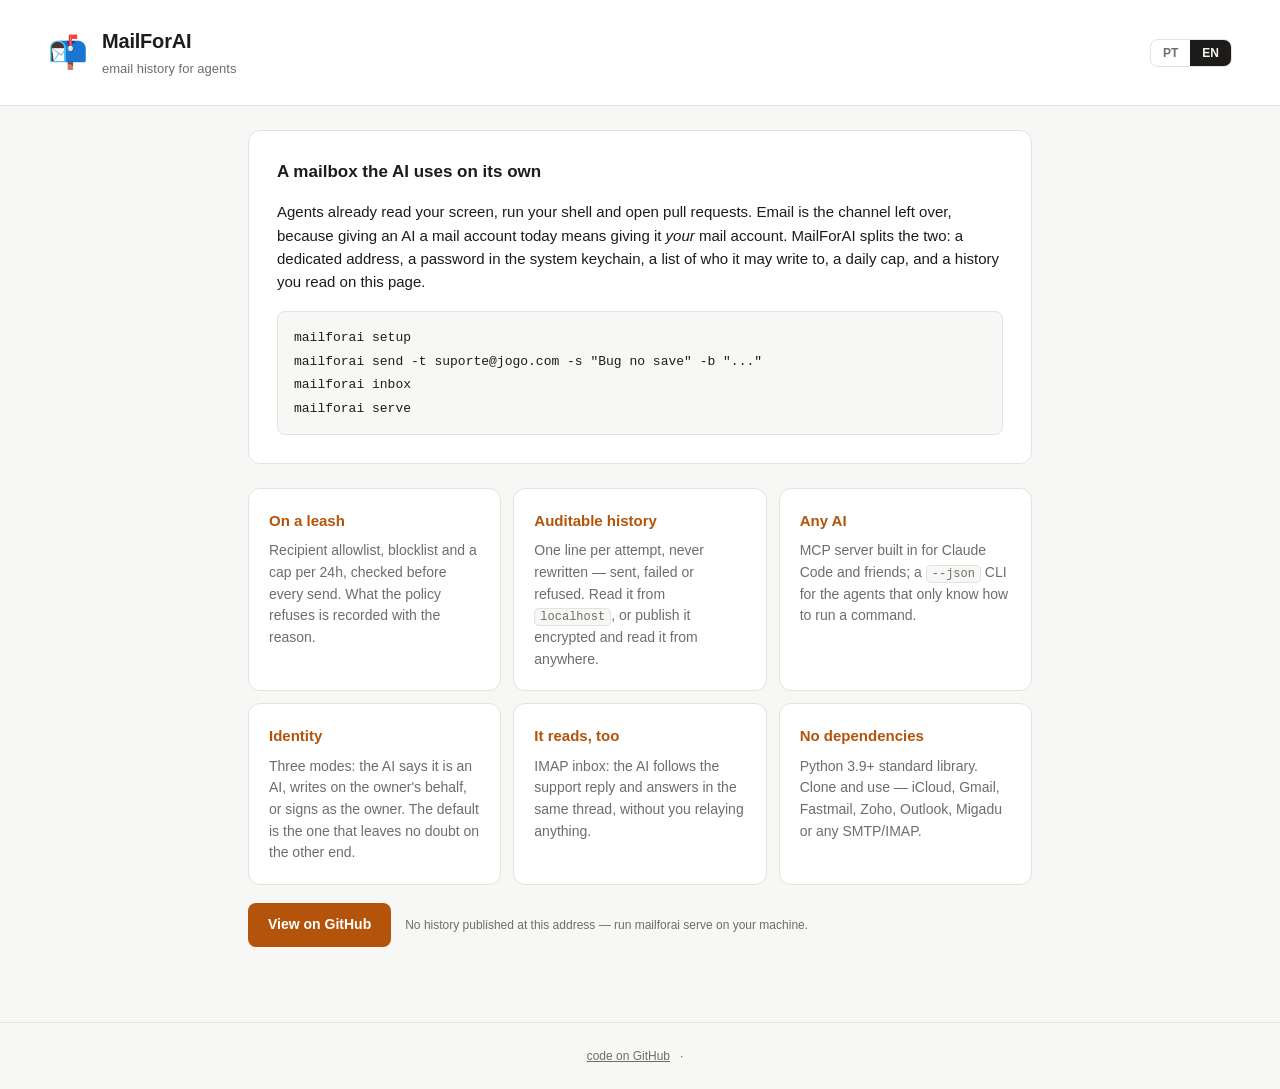
<file: docs/index.html>
<!doctype html>
<html lang="pt-BR">
<head>
<meta charset="utf-8">
<meta name="viewport" content="width=device-width, initial-scale=1">
<title>MailForAI — histórico</title>
<meta name="description" content="Tudo que a IA enviou desta caixa de e-mail.">
<link rel="stylesheet" href="style.css">
<link rel="icon" href="data:image/svg+xml,<svg xmlns='http://www.w3.org/2000/svg' viewBox='0 0 32 32'><text y='26' font-size='26'>📬</text></svg>">
</head>
<body>
<header class="topo">
  <div class="marca">
    <span class="glifo">📬</span>
    <div>
      <h1>MailForAI</h1>
      <p class="sub" id="sub">carregando…</p>
    </div>
  </div>
  <div class="idiomas" id="idiomas">
    <button class="chip-lang" data-lang="pt">PT</button><button class="chip-lang" data-lang="en">EN</button>
  </div>
  <div class="resumo" id="resumo" hidden>
    <div class="cartao"><strong id="n-sent">0</strong><span data-i18n="sent">enviadas</span></div>
    <div class="cartao"><strong id="n-blocked">0</strong><span data-i18n="refused">recusadas</span></div>
    <div class="cartao"><strong id="n-failed">0</strong><span data-i18n="failed">falharam</span></div>
  </div>
</header>

<main>
  <section id="tela-senha" class="painel" hidden>
    <h2 data-i18n="encTitle">Este histórico está cifrado</h2>
    <p data-i18n="encBody">O arquivo é público, o conteúdo não. Digite a senha usada em
      <code>mailforai publish</code> — a decifragem acontece aqui no navegador.</p>
    <form id="form-senha">
      <input type="password" id="senha" placeholder="senha do histórico" data-i18n-ph="passPlaceholder" autocomplete="current-password" required>
      <button type="submit" data-i18n="open">Abrir</button>
    </form>
    <p class="erro" id="erro-senha" hidden></p>
    <label class="lembrar"><input type="checkbox" id="lembrar"> <span data-i18n="remember">lembrar neste navegador</span></label>
  </section>

  <section id="tela-lista" hidden>
    <div class="filtros">
      <input type="search" id="busca" placeholder="buscar por assunto, destinatário ou texto…" data-i18n-ph="searchPlaceholder">
      <div class="chips" id="chips">
        <button class="chip ativo" data-status="todos" data-i18n="all">todos</button>
        <button class="chip" data-status="sent" data-i18n="sent">enviadas</button>
        <button class="chip" data-status="blocked" data-i18n="refused">recusadas</button>
        <button class="chip" data-status="failed" data-i18n="failed">falhas</button>
      </div>
    </div>
    <ul class="lista" id="lista"></ul>
    <p class="vazio" id="vazio" hidden data-i18n="empty">Nada por aqui ainda.</p>
  </section>

  <!-- Sem histórico publicado, esta página é a apresentação do projeto: é o que
       um visitante que caiu aqui pelo GitHub precisa ler. -->
  <section id="tela-sobre" hidden>
    <div class="painel">
      <h2 data-i18n="aboutTitle">Uma caixa de e-mail que a IA usa sozinha</h2>
      <p data-i18n="aboutBody">Agentes já leem sua tela, rodam seu terminal e abrem pull request. E-mail
        é o canal que sobrou, porque dar uma conta de e-mail para uma IA hoje é
        dar <em>a sua</em> conta de e-mail. O MailForAI separa as duas coisas:
        endereço dedicado, senha no chaveiro do sistema, lista de quem ela pode
        escrever, teto diário, e um histórico que você lê nesta página.</p>
      <pre class="demo"><code>mailforai setup
mailforai send -t suporte@jogo.com -s "Bug no save" -b "..."
mailforai inbox
mailforai serve</code></pre>
    </div>

    <div class="grade">
      <div class="painel bloco">
        <h3 data-i18n="b1t">Coleira</h3>
        <p data-i18n="b1b">Allowlist de destinatário, blocklist e teto de mensagens por 24h,
          conferidos antes de cada envio. O que a política recusa fica registrado
          com o motivo.</p>
      </div>
      <div class="painel bloco">
        <h3 data-i18n="b2t">Histórico auditável</h3>
        <p data-i18n="b2b">Uma linha por tentativa, nunca reescrita — enviada, falhada ou
          recusada. Você lê de <code>localhost</code>, ou publica cifrada e lê de
          qualquer lugar.</p>
      </div>
      <div class="painel bloco">
        <h3 data-i18n="b3t">Qualquer IA</h3>
        <p data-i18n="b3b">Servidor MCP embutido para o Claude Code e afins; CLI com
          <code>--json</code> para os agentes que só sabem rodar comando.</p>
      </div>
      <div class="painel bloco">
        <h3 data-i18n="b4t">Identidade</h3>
        <p data-i18n="b4b">Três modos: a IA diz que é IA, escreve em nome do dono, ou assina como
          o próprio dono. O padrão é o que não deixa dúvida do outro lado.</p>
      </div>
      <div class="painel bloco">
        <h3 data-i18n="b5t">Ela também lê</h3>
        <p data-i18n="b5b">Caixa de entrada por IMAP: a IA acompanha a resposta do suporte e
          responde na mesma thread, sem você repassar nada.</p>
      </div>
      <div class="painel bloco">
        <h3 data-i18n="b6t">Sem dependência</h3>
        <p data-i18n="b6b">Biblioteca padrão do Python 3.9+. Clonar e usar — iCloud, Gmail,
          Fastmail, Zoho, Outlook, Migadu ou qualquer SMTP/IMAP.</p>
      </div>
    </div>

    <p class="cta">
      <a class="botao" href="https://github.com/NspxMiguel/MailForAI" data-i18n="cta">Ver no GitHub</a>
      <span class="nota" id="nota-erro"></span>
    </p>
  </section>
</main>

<footer>
  <a href="https://github.com/NspxMiguel/MailForAI" data-i18n="codeOnGithub">código no GitHub</a>
  <span>·</span>
  <span id="rodape-data"></span>
</footer>

<script src="i18n.js"></script>
<script src="app.js"></script>
</body>
</html>
</file>
<file: docs/style.css>
:root {
  --fundo: #f7f7f5;
  --superficie: #ffffff;
  --borda: #e3e2dd;
  --texto: #1d1c1a;
  --fraco: #6f6d68;
  --destaque: #b4530a;
  --ok: #2f7a4d;
  --recusa: #9a6b12;
  --falha: #a33232;
  --raio: 12px;
}
@media (prefers-color-scheme: dark) {
  :root {
    --fundo: #16151a;
    --superficie: #1f1e24;
    --borda: #34323b;
    --texto: #eceaf2;
    --fraco: #a09da8;
    --destaque: #e08a3c;
    --ok: #6cc48d;
    --recusa: #d9b25a;
    --falha: #e77b7b;
  }
}
* { box-sizing: border-box; }
/* .resumo e #tela-sobre definem display, o que derrota o [hidden] do navegador */
[hidden] { display: none !important; }
body {
  margin: 0;
  font: 15px/1.55 ui-sans-serif, -apple-system, "Segoe UI", Roboto, sans-serif;
  background: var(--fundo);
  color: var(--texto);
}
.topo {
  display: flex; flex-wrap: wrap; gap: 20px; justify-content: space-between;
  align-items: center; padding: 26px clamp(16px, 5vw, 48px);
  border-bottom: 1px solid var(--borda); background: var(--superficie);
}
.marca { display: flex; gap: 14px; align-items: center; }
.glifo { font-size: 32px; }
h1 { margin: 0; font-size: 20px; letter-spacing: -0.01em; }
.sub { margin: 2px 0 0; color: var(--fraco); font-size: 13px; }
.resumo { display: flex; gap: 10px; }
.cartao {
  display: flex; flex-direction: column; align-items: center; min-width: 84px;
  padding: 8px 14px; border: 1px solid var(--borda); border-radius: var(--raio);
}
.cartao strong { font-size: 20px; font-variant-numeric: tabular-nums; }
.cartao span { font-size: 11px; color: var(--fraco); text-transform: uppercase; letter-spacing: .05em; }
main { max-width: 880px; margin: 0 auto; padding: 24px clamp(16px, 5vw, 48px) 60px; }
.painel {
  background: var(--superficie); border: 1px solid var(--borda);
  border-radius: var(--raio); padding: 28px;
}
.painel h2 { margin-top: 0; font-size: 17px; }
form { display: flex; gap: 8px; flex-wrap: wrap; margin: 16px 0 8px; }
input[type=password], input[type=search] {
  flex: 1 1 240px; padding: 10px 12px; border: 1px solid var(--borda);
  border-radius: 8px; background: var(--fundo); color: var(--texto); font-size: 14px;
}
button {
  padding: 10px 18px; border: 0; border-radius: 8px; cursor: pointer;
  background: var(--destaque); color: #fff; font-size: 14px; font-weight: 600;
}
.lembrar { display: block; margin-top: 10px; font-size: 13px; color: var(--fraco); }
.erro { color: var(--falha); font-size: 13px; }
.filtros { display: flex; flex-wrap: wrap; gap: 12px; margin-bottom: 18px; align-items: center; }
.chips { display: flex; gap: 6px; }
.chip {
  background: transparent; color: var(--fraco); border: 1px solid var(--borda);
  padding: 7px 13px; font-size: 13px; font-weight: 500;
}
.chip.ativo { background: var(--texto); color: var(--fundo); border-color: var(--texto); }
.lista { list-style: none; margin: 0; padding: 0; display: flex; flex-direction: column; gap: 8px; }
.item {
  background: var(--superficie); border: 1px solid var(--borda);
  border-left: 3px solid var(--fraco); border-radius: var(--raio); overflow: hidden;
}
.item.sent { border-left-color: var(--ok); }
.item.blocked { border-left-color: var(--recusa); }
.item.failed { border-left-color: var(--falha); }
.cabeca {
  width: 100%; display: flex; gap: 12px; align-items: baseline; text-align: left;
  background: transparent; color: inherit; border: 0; padding: 14px 16px; font-weight: 400;
}
.cabeca:hover { background: color-mix(in srgb, var(--texto) 4%, transparent); }
.assunto { flex: 1; font-weight: 600; }
.para { color: var(--fraco); font-size: 13px; }
.data { color: var(--fraco); font-size: 12px; font-variant-numeric: tabular-nums; white-space: nowrap; }
.corpo { padding: 0 16px 16px; border-top: 1px solid var(--borda); }
.corpo pre {
  white-space: pre-wrap; word-break: break-word; margin: 14px 0 0;
  font: 13px/1.6 ui-monospace, SFMono-Regular, Menlo, monospace;
  background: var(--fundo); padding: 14px; border-radius: 8px; overflow-x: auto;
}
.meta { display: flex; flex-wrap: wrap; gap: 8px 18px; font-size: 12px; color: var(--fraco); padding-top: 14px; }
.motivo { color: var(--recusa); font-size: 13px; padding-top: 12px; }
.vazio { color: var(--fraco); text-align: center; padding: 40px; }
footer {
  display: flex; gap: 10px; justify-content: center; padding: 24px;
  font-size: 12px; color: var(--fraco); border-top: 1px solid var(--borda);
}
footer a { color: var(--fraco); }

@media (max-width: 640px) {
  /* no celular o assunto sozinho já é largo: empilhar em vez de espremer */
  .cabeca { flex-direction: column; gap: 3px; }
  .data { align-self: flex-start; }
  .resumo { width: 100%; }
  .cartao { flex: 1; min-width: 0; }
  .topo { padding: 20px 16px; }
}

/* Apresentação do projeto — o que se vê quando não há histórico publicado */
.demo {
  background: var(--fundo); border: 1px solid var(--borda); border-radius: 8px;
  padding: 14px 16px; overflow-x: auto; margin: 18px 0 0;
  font: 13px/1.8 ui-monospace, SFMono-Regular, Menlo, monospace; color: var(--fraco);
}
.demo code { color: var(--texto); }
.grade { display: grid; gap: 12px; grid-template-columns: repeat(auto-fit, minmax(240px, 1fr)); margin-top: 12px; }
.bloco { padding: 20px; }
.bloco h3 { margin: 0 0 8px; font-size: 15px; color: var(--destaque); }
.bloco p { margin: 0; font-size: 14px; color: var(--fraco); }
#tela-sobre { display: flex; flex-direction: column; gap: 12px; }
#tela-sobre p code, .painel p code {
  background: var(--fundo); border: 1px solid var(--borda); border-radius: 5px;
  padding: 1px 5px; font: 12px/1.4 ui-monospace, SFMono-Regular, Menlo, monospace;
}
.cta { display: flex; flex-wrap: wrap; gap: 14px; align-items: center; margin-top: 6px; }
.botao {
  display: inline-block; background: var(--destaque); color: #fff; text-decoration: none;
  padding: 11px 20px; border-radius: 8px; font-weight: 600; font-size: 14px;
}
.nota { font-size: 12px; color: var(--fraco); }

.idiomas { display: flex; border: 1px solid var(--borda); border-radius: 8px; overflow: hidden; }
.chip-lang {
  background: transparent; color: var(--fraco); border: 0; border-radius: 0;
  padding: 6px 12px; font-size: 12px; font-weight: 600;
}
.chip-lang.ativo { background: var(--texto); color: var(--fundo); }
</file>
